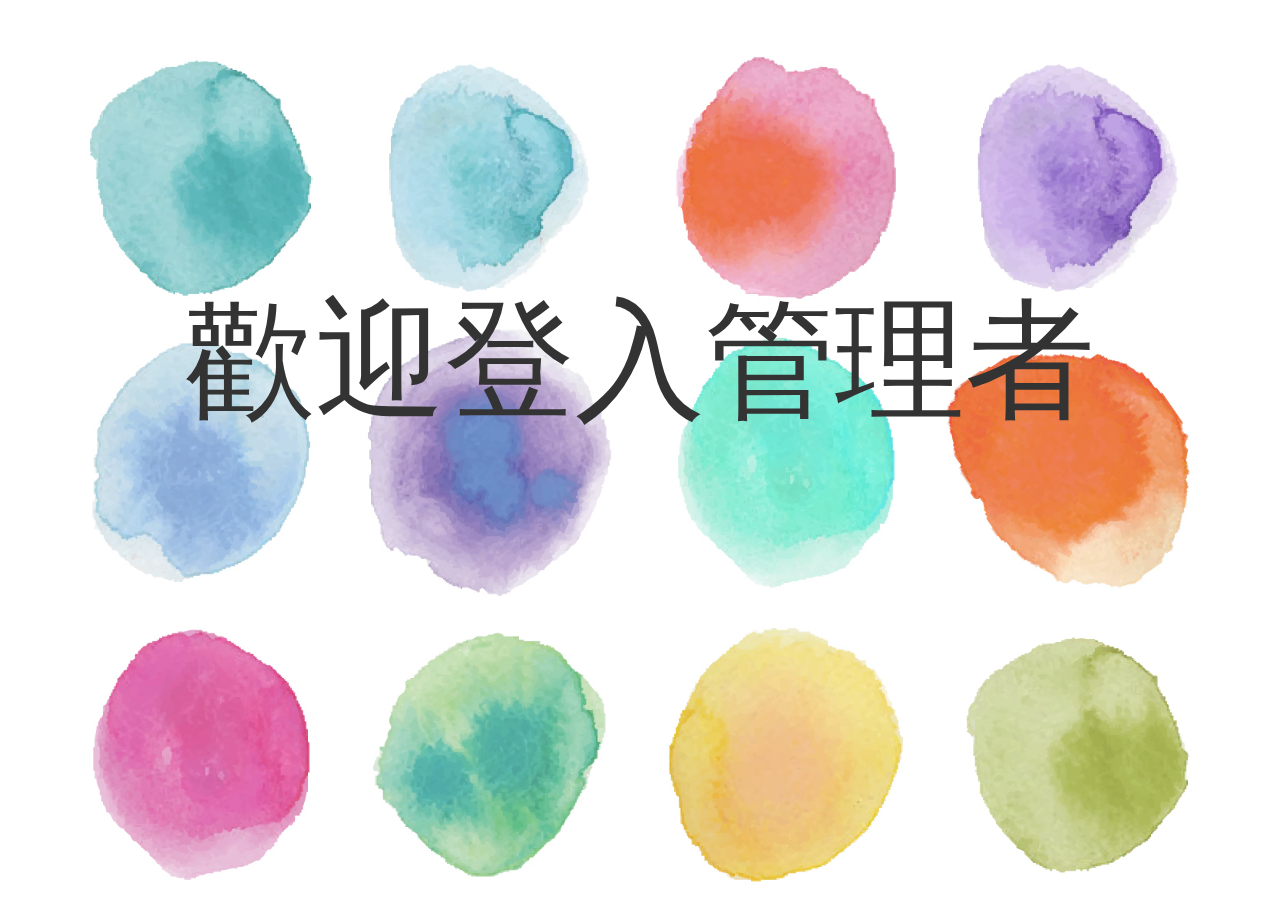
<file: connect_admin.html>
<html>
<!--
管理者登入跳轉頁面
-->
<meta http-equiv="refresh" content="1;url=admin.html" />

<head>

	<meta http-equiv="Content-Type" content="text/html; charset=utf-8" />
	<meta http-equiv="X-UA-Compatible" content="IE=edge">
    <meta name="viewport" content="width=device-width, initial-scale=1">
    <link rel="icon" href="favicon.ico">
    <title>登入中...</title>
    <link href='https://fonts.googleapis.com/css?family=Playfair+Display:900|Raleway:300' rel='stylesheet' type='text/css'>
    <link rel="stylesheet" href="css/bootstrap.min.css">
    <link rel="stylesheet" href="css/ie10-viewport-bug-workaround.css">
    <link rel="stylesheet" href="css/style.css">
	<link rel="stylesheet" href="css/signin.css">
	
	<style>
		body {
			background-image: url("images/watercolor-dots.jpg");
		}
		h1 {
			font-size:13%;
			text-align:50% 50%;
		}
	</style>
	
</head>

<body>
	<br><br><br><br><br><br><br><br><br><br><br>
	<div class="login"> 
		<h1>歡迎登入管理者</h1>
	</div>
	<br><br><br><br><br><br><br><br><br><br><br>
</body>

</html>
</file>
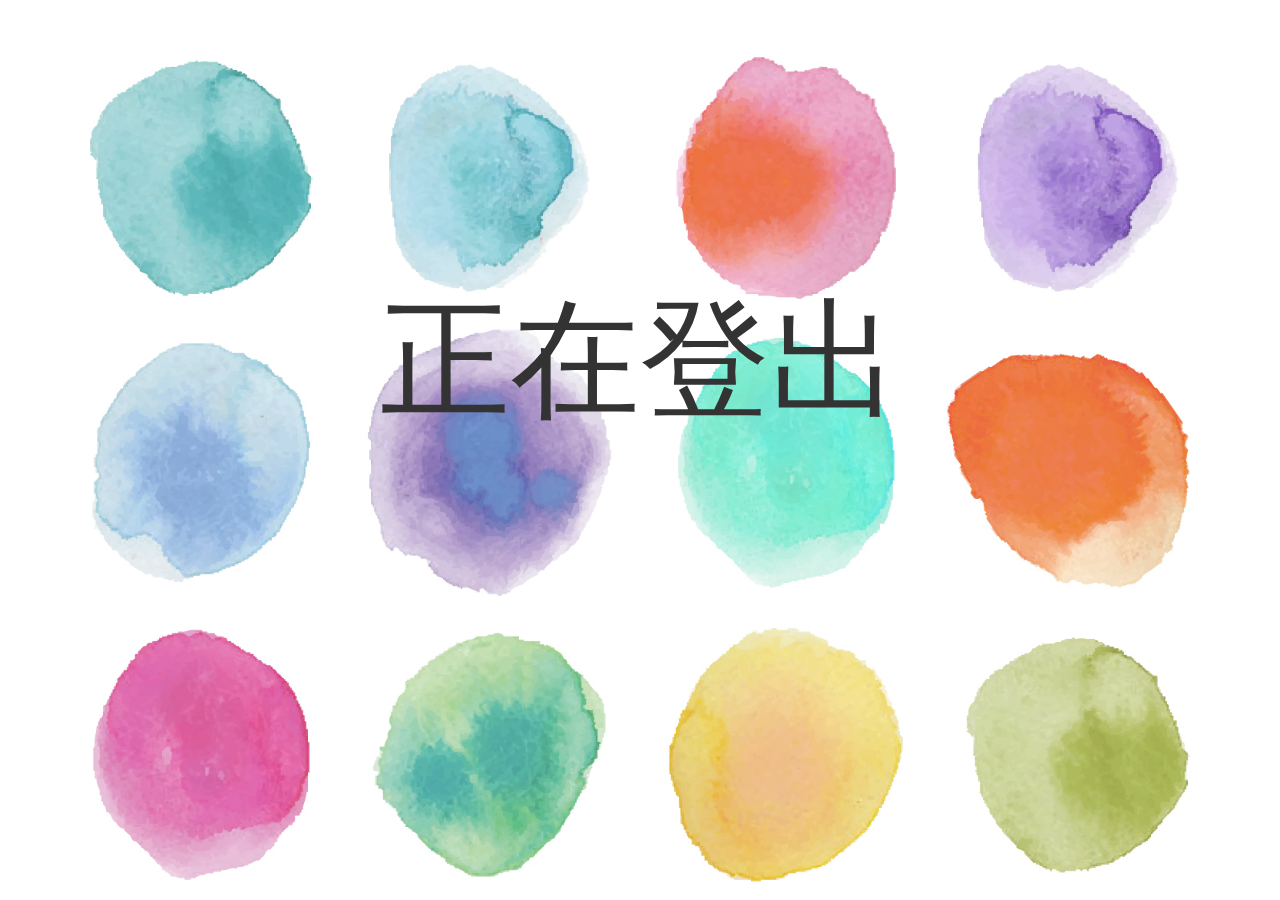
<file: connect_logout.html>
<html>
<!--
登出跳轉頁面
-->
<meta http-equiv="refresh" content="1;url=index.html" />

<head>

	<meta http-equiv="Content-Type" content="text/html; charset=utf-8" />
	<meta http-equiv="X-UA-Compatible" content="IE=edge">
    <meta name="viewport" content="width=device-width, initial-scale=1">
    <link rel="icon" href="favicon.ico">
    <title>登出中...</title>
    <link href='https://fonts.googleapis.com/css?family=Playfair+Display:900|Raleway:300' rel='stylesheet' type='text/css'>
    <link rel="stylesheet" href="css/bootstrap.min.css">
    <link rel="stylesheet" href="css/ie10-viewport-bug-workaround.css">
    <link rel="stylesheet" href="css/style.css">
	<link rel="stylesheet" href="css/signin.css">
	
	<style>
		body {
			background-image: url("images/watercolor-dots.jpg");
		}
		h1 {
			font-size:13%;
			text-align:50% 50%;
		}
	</style>
	
</head>

<body>
	<script src="js/jquery.min.js"></script> 
	<script type="text/javascript">
	$(document).ready(function(){
		$(window).load(function(){
				localStorage.removeItem("id");
		});
	});
	</script>
	<br><br><br><br><br><br><br><br><br><br><br>
	<div class="login"> 
		<h1>正在登出</h1>
	</div>
	<br><br><br><br><br><br><br><br><br><br><br>
</body>

</html>
</file>
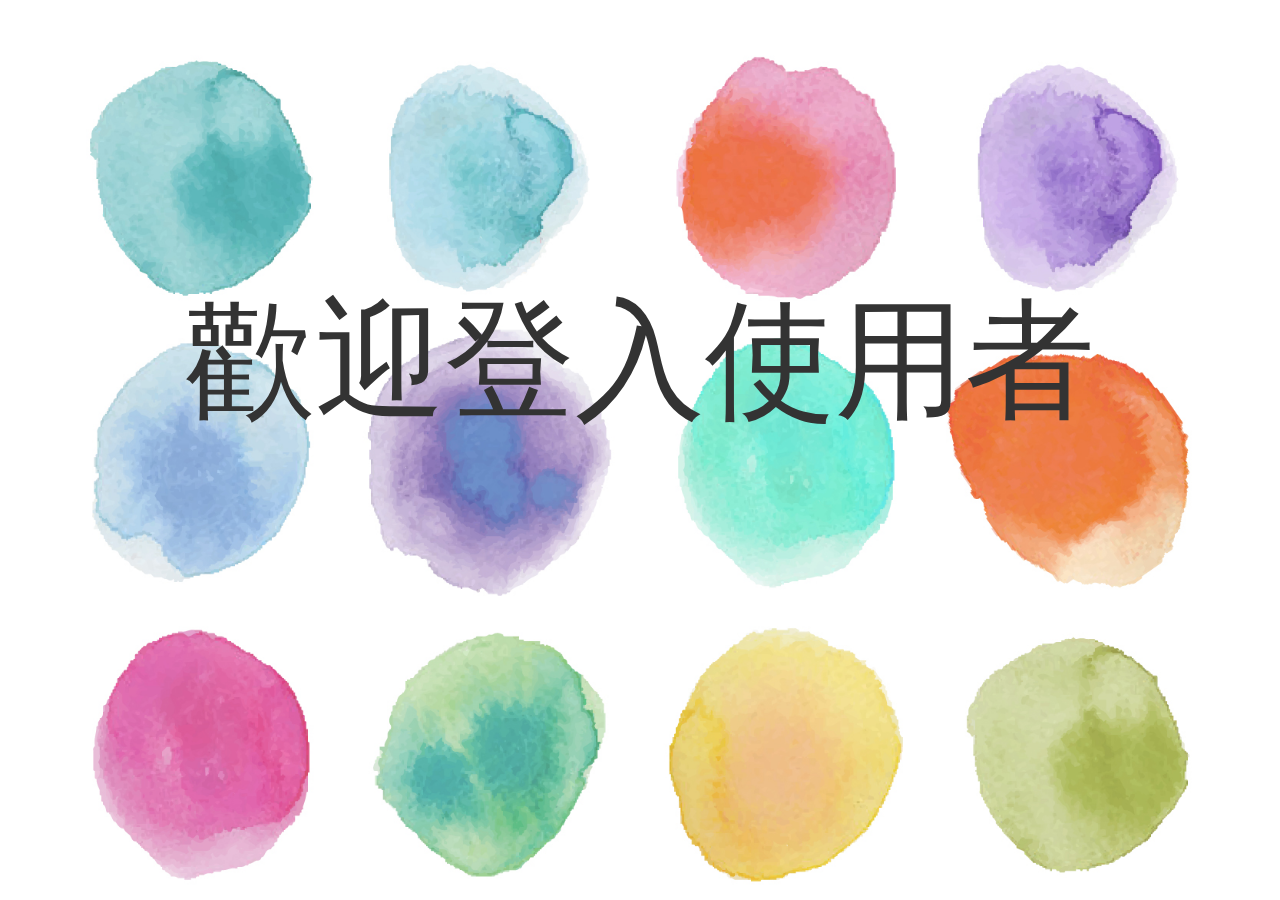
<file: connect_user.html>
<html>
<!--
使用者登入跳轉頁面
-->
<meta http-equiv="refresh" content="1;url=member.html" />

<head>

	<meta http-equiv="Content-Type" content="text/html; charset=utf-8" />
	<meta http-equiv="X-UA-Compatible" content="IE=edge">
    <meta name="viewport" content="width=device-width, initial-scale=1">
    <link rel="icon" href="favicon.ico">
    <title>登入中...</title>
    <link href='https://fonts.googleapis.com/css?family=Playfair+Display:900|Raleway:300' rel='stylesheet' type='text/css'>
    <link rel="stylesheet" href="css/bootstrap.min.css">
    <link rel="stylesheet" href="css/ie10-viewport-bug-workaround.css">
    <link rel="stylesheet" href="css/style.css">
	<link rel="stylesheet" href="css/signin.css">
	
	<style>
		body {
			background-image: url("images/watercolor-dots.jpg");
		}
		h1 {
			font-size:13%;
			text-align:50% 50%;
		}
	</style>
	
</head>

<body>
	<br><br><br><br><br><br><br><br><br><br><br>
	<div class="login"> 
		<h1>歡迎登入使用者</h1>
	</div>
	<br><br><br><br><br><br><br><br><br><br><br>
</body>

</html>
</file>
<file: css/style.css>
*{
	font-family:"Microsoft JhengHei"
}

body {
    padding-top: 50px;
    padding-bottom: 0px;
	background-size: 100%;

}

.login{
	text-align: center;
	font-size:1000px;
	
	
}

.button1 {
	border: none;
	color: #fff;
	background-color:#da2f1b;
	padding: 15px 32px;
	text-align: center;
    display: inline-block;
	font-size: 16px;
	width:19.75%;
	
}
button.button1:hover{
	
	background-color:#da2f1b;
	color: #fff;
}
.button2 {
	border: none;
	color: #fff;
	background-color:#da2f1b;
	padding: 15px 32px;
	text-align: center;
    display: inline-block;
	font-size: 16px;
	background-color:#da2f1b;
	color: #fff;
	
}
button.button2:hover{
	
	background-color:#da2f1b;
	color: #fff;
}

.fill-in {
	margin: 30px;
}


.jumbotron {
    background-color: #f4511e; /* Orange */
    color: #ffffff;
}

.navbar {
    margin-bottom: 0;
    background-color: #fff;
    z-index: 9999;
    border: 0;
    font-size: 12px !important;
    line-height: 1.42857143 !important;
    border-radius: 0;
}

.navbar li a, .navbar .navbar-brand {
    color: #f4511e !important;
}

.navbar-nav li a:hover, .navbar-nav li.active a {
    color: #fff !important;
    background-color: #da2f1b !important;
	height:100%;
}
.dropdown-menu li a {
    color: #f4511e !important;
}

.dropdown-menu li a:hover {
    background-color: #f2f2f2 !important;
    font-weight: bold;
}

.navbar-default .navbar-toggle {
    border-color: transparent;
    color: #fff !important;
}

footer .glyphicon {
    font-size: 20px;
    margin-bottom: 20px;
    color: #da2f1b;
}

#footer {
    background-color: #ffffff;
    color: #da2f1b;
    padding: 30px 50px;
	width:100%;
}

#footer a {
    color: #da2f1b;
}

#footer .glyphicon {
    color: #da2f1b;
}

.container-fluid {
    padding: 60px 50px;
}

.slideanim {visibility:hidden;}
.slide {
    /* The name of the animation */
    animation-name: slide;
    -webkit-animation-name: slide;
    /* The duration of the animation */
    animation-duration: 1s;
    -webkit-animation-duration: 1s;
    /* Make the element visible */
    visibility: visible;
}

/* Go from 0% to 100% opacity (see-through) and specify the percentage from when to slide in the element along the Y-axis */
@keyframes slide {
    0% {
        opacity: 0;
        transform: translateY(70%);
    }
    100% {
        opacity: 1;
        transform: translateY(0%);
    }
}
@-webkit-keyframes slide {
    0% {
        opacity: 0;
        -webkit-transform: translateY(70%);
    }
    100% {
        opacity: 1;
        -webkit-transform: translateY(0%);
    }
}

/* MARKETING CONTENT
-------------------------------------------------- */

/* Center align the text within the three columns below the carousel */
.marketing .col-lg-4 {
  margin-bottom: 20px;
  text-align: center;
}
.marketing h2 {
  font-weight: normal;
}
.marketing .col-lg-4 p {
  margin-right: 10px;
  margin-left: 10px;
}


/* Featurettes
------------------------- */

.featurette-divider {
  margin: 80px 100px; /* Space out the Bootstrap <hr> more */
}

/* Thin out the marketing headings */
.featurette-heading {
  font-weight: 300;
  line-height: 1;
  letter-spacing: -1px;
}

/* RESPONSIVE CSS
-------------------------------------------------- */

@media (min-width: 768px) {
  /* Navbar positioning foo */
  .navbar-wrapper {
    margin-top: 20px;
  }
  .navbar-wrapper .container {
    padding-right: 15px;
    padding-left: 15px;
  }
  .navbar-wrapper .navbar {
    padding-right: 0;
    padding-left: 0;
  }

  /* The navbar becomes detached from the top, so we round the corners */
  .navbar-wrapper .navbar {
    border-radius: 4px;
  }

  /* Bump up size of carousel content */
  .carousel-caption p {
    margin-bottom: 20px;
    font-size: 21px;
    line-height: 1.4;
  }

  .featurette-heading {
    font-size: 50px;
  }
}

@media (min-width: 992px) {
  .featurette-heading {
    margin-top: 120px;
  }
}
</file>
<file: css/signin.css>
.form-signin {
  max-width: 330px;
  padding: 15px;
  margin: 0 auto;
}
.form-signin .form-signin-heading,
.form-signin .checkbox {
  margin-bottom: 10px;
}
.form-signin .checkbox {
  font-weight: normal;
}
.form-signin .form-control {
  position: relative;
  height: auto;
  -webkit-box-sizing: border-box;
     -moz-box-sizing: border-box;
          box-sizing: border-box;
  padding: 10px;
  font-size: 16px;
}
.form-signin .form-control:focus {
  z-index: 2;
}
.form-signin input[type="email"] {
  margin-bottom: -1px;
  border-bottom-right-radius: 0;
  border-bottom-left-radius: 0;
}
.form-signin input[type="password"] {
  margin-bottom: -1px;
  border-top-left-radius: 0;
  border-top-right-radius: 0;
}
.form-signin input[type="text"] {
  margin-bottom: -1px;
  border-top-left-radius: 0;
  border-top-right-radius: 0;
}

.form-signin input[type="email"] {
  margin-bottom: -1px;
  border-bottom-right-radius: 0;
  border-bottom-left-radius: 0;
}
.form-signin input[type="password"] {
  margin-bottom: 10px;
  border-top-left-radius: 0;
  border-top-right-radius: 0;
}
.form-signin input[type="number"] {
  margin-bottom: -1px;
  border-bottom-right-radius: 0;
  border-bottom-left-radius: 0;
}
.navbar-brand {
    float: left;
    height: 50px;
    padding: 15px 15px;
    font-size: 18px;
    line-height: 20px
}

@media (min-width: 768px)
dashboard.css:37
.sidebar {
    position: fixed;
    top: 51px;
    bottom: 0;
    left: 0;
    z-index: 1000;
    display: block;
    padding: 20px;
    overflow-x: hidden;
    overflow-y: auto;
    background-color: #f5f5f5;
    border-right: 1px solid #eee;
}
dashboard.css:33
.sidebar {
    display: none;
}
@media (min-width: 768px)
bootstrap.css:1800
.col-sm-3 {
    width: 25%;
}
@media (min-width: 768px)
bootstrap.css:1770
.col-sm-1, .col-sm-10, .col-sm-11, .col-sm-12, .col-sm-2, .col-sm-3, .col-sm-4, .col-sm-5, .col-sm-6, .col-sm-7, .col-sm-8, .col-sm-9 {
    float: left;
}
bootstrap.css:1607
.col-lg-1, .col-lg-10, .col-lg-11, .col-lg-12, .col-lg-2, .col-lg-3, .col-lg-4, .col-lg-5, .col-lg-6, .col-lg-7, .col-lg-8, .col-lg-9, .col-md-1, .col-md-10, .col-md-11, .col-md-12, .col-md-2, .col-md-3, .col-md-4, .col-md-5, .col-md-6, .col-md-7, .col-md-8, .col-md-9, .col-sm-1, .col-sm-10, .col-sm-11, .col-sm-12, .col-sm-2, .col-sm-3, .col-sm-4, .col-sm-5, .col-sm-6, .col-sm-7, .col-sm-8, .col-sm-9, .col-xs-1, .col-xs-10, .col-xs-11, .col-xs-12, .col-xs-2, .col-xs-3, .col-xs-4, .col-xs-5, .col-xs-6, .col-xs-7, .col-xs-8, .col-xs-9 {
    position: relative;
    min-height: 1px;
    padding-right: 15px;
    padding-left: 15px;
}
bootstrap.css:1062
* {
    -webkit-box-sizing: border-box;
    -moz-box-sizing: border-box;
    box-sizing: border-box;
}
user agent stylesheet
div {
    display: block;
}
Inherited from body
scaffolding.less:32
body {
    font-family: "Helvetica Neue",Helvetica,Arial,sans-serif;
    font-size: 14px;
    line-height: 1.42857143;
    color: #333;
    background-color: #fff;
}
Inherited from html
scaffolding.less:27
html {
    font-size: 10px;
    -webkit-tap-highlight-color: rgba(0,0,0,0);
}
normalize.less:10
html {
    font-family: sans-serif;
    -webkit-text-size-adjust: 100%;
    -ms-text-size-adjust: 100%;
}
Pseudo ::before element
bootstrap.css:1068
:after, :before {
    -webkit-box-sizing: border-box;
    -moz-box-sizing: border-box;
    box-sizing: border-box;
}

Pseudo ::after element
bootstrap.css:1068
:after, :before {
    -webkit-box-sizing: border-box;
    -moz-box-sizing: border-box;
    box-sizing: border-box;
}
position51
0margin‒
‒border‒
‒padding20
20159.500 × 54420
201
‒‒
‒601.500
0

Filter

Show all
background-color:
rgb(245, 245, 245)
;
border-right-color:
rgb(238, 238, 238)
;
border-right-style:
solid
;
border-right-width:
1px
;
bottom:
0px

@media (min-width: 992px){
    .typo-line{
        padding-left: 140px;
        margin-bottom: 40px;
        position: relative;
    }

    .typo-line .category{
        transform: translateY(-50%);
        top: 50%;
        left: 0px;
        position: absolute;
    }
}

#map{
    position:relative;
    width:100%;
    height: calc(100% - 60px);
    margin-top: 70px;
}

.places-buttons .btn{
    margin-bottom: 30px
}

.space-70{
    height: 70px;
    display: block;
}

.sidebar .nav > li.active-pro{
    position: absolute;
    width: 100%;
    bottom: 10px;
}

.tim-row{
    margin-bottom: 20px;
}

.tim-typo{
    padding-left: 25%;
    margin-bottom: 40px;
    position: relative;
}
.tim-typo .tim-note{
    bottom: 10px;
    color: #c0c1c2;
    display: block;
    font-weight: 400;
    font-size: 13px;
    line-height: 13px;
    left: 0;
    margin-left: 20px;
    position: absolute;
    width: 260px;
}
.tim-row{
    padding-top: 50px;
}
.tim-row h3{
    margin-top: 0;
}
</file>
<file: css/ie10-viewport-bug-workaround.css>
/*!
 * IE10 viewport hack for Surface/desktop Windows 8 bug
 * Copyright 2014-2015 Twitter, Inc.
 * Licensed under MIT (https://github.com/twbs/bootstrap/blob/master/LICENSE)
 */

/*
 * See the Getting Started docs for more information:
 * http://getbootstrap.com/getting-started/#support-ie10-width
 */
@-webkit-viewport { width: device-width; }
@-moz-viewport    { width: device-width; }
@-ms-viewport     { width: device-width; }
@-o-viewport      { width: device-width; }
@viewport         { width: device-width; }
</file>
